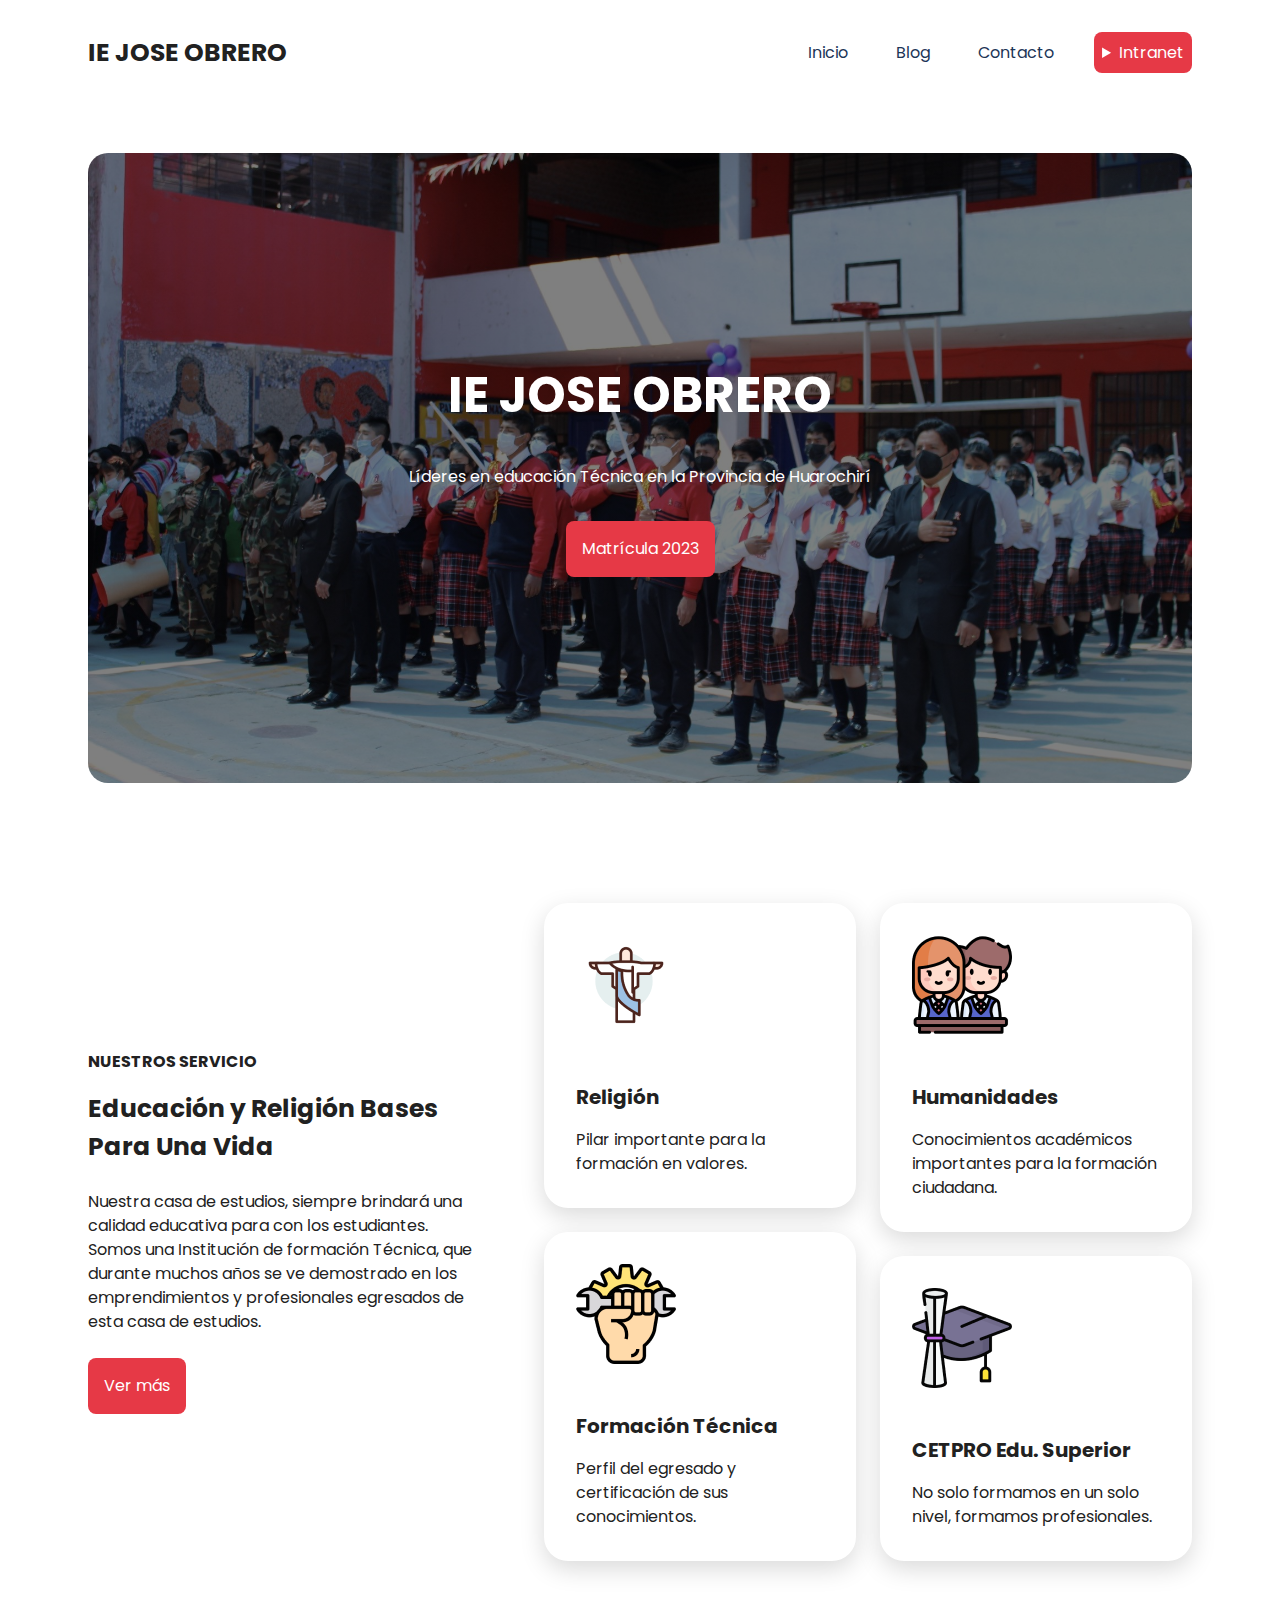
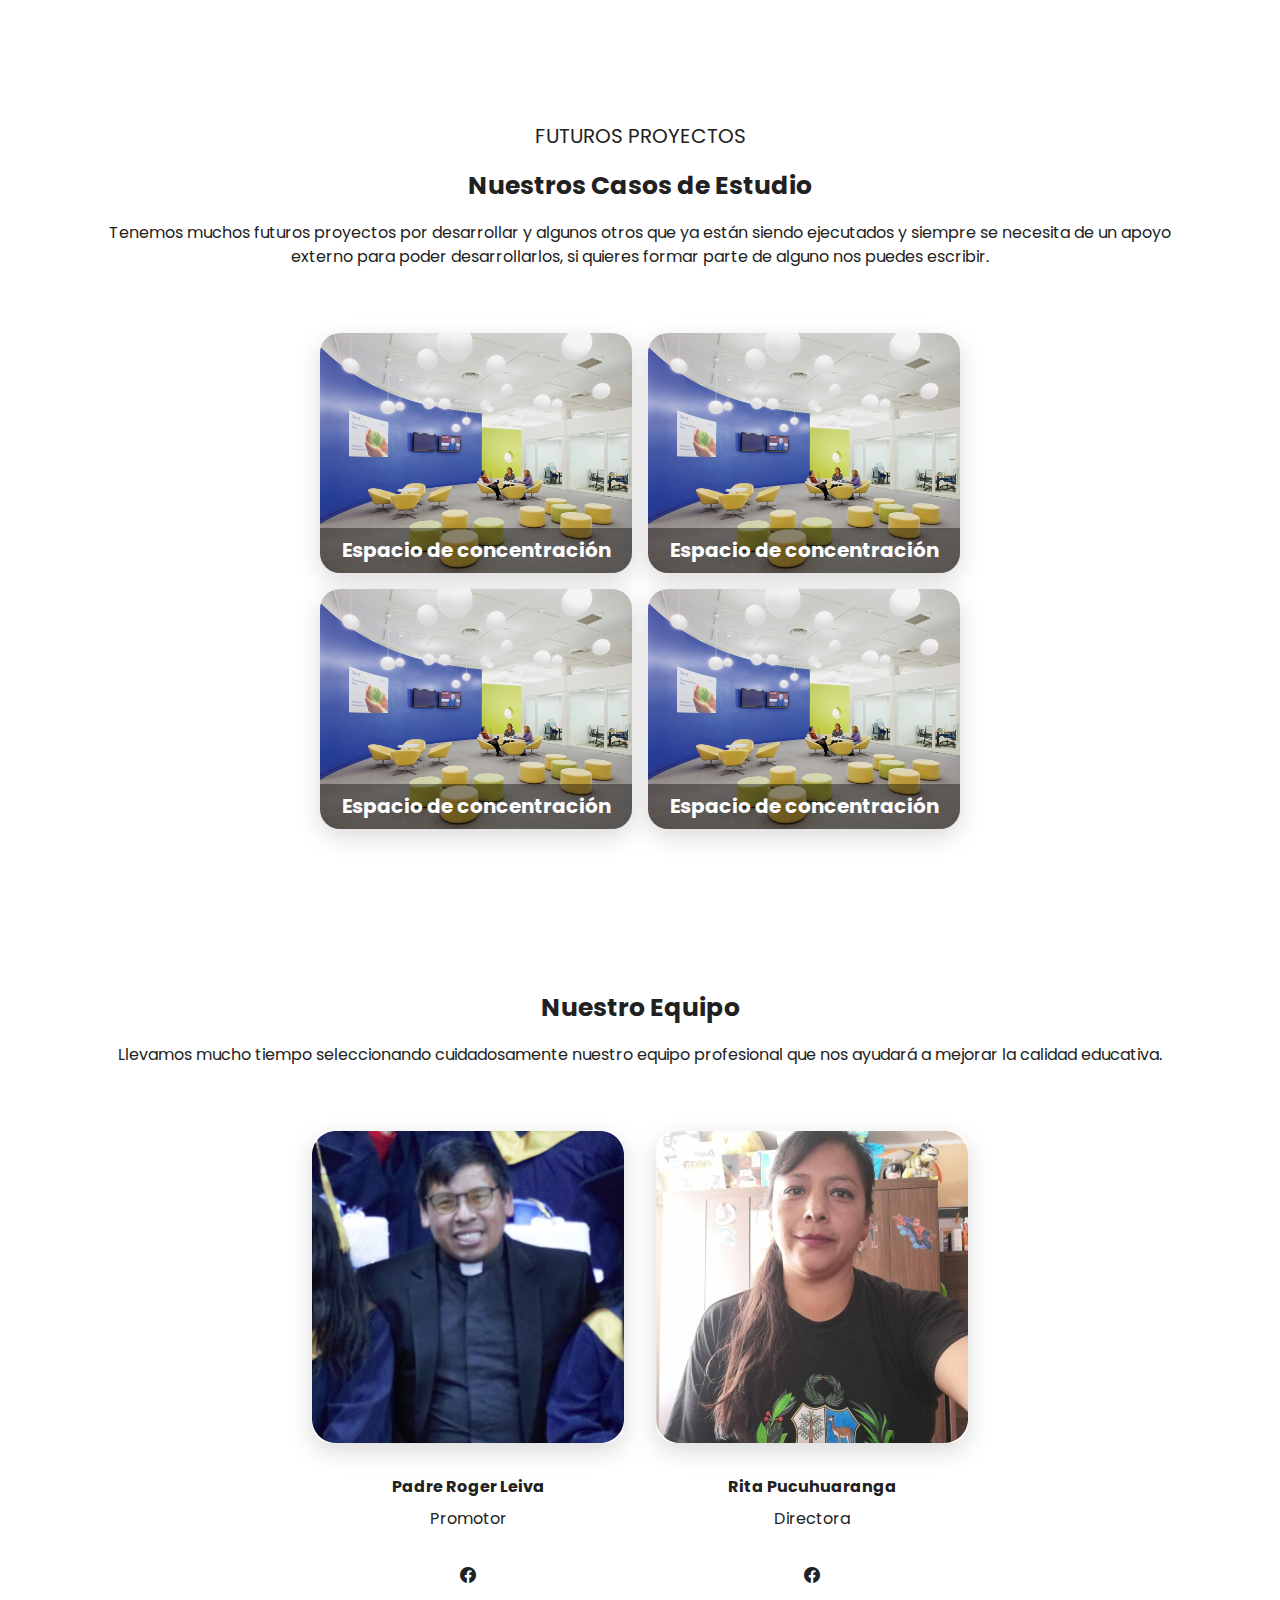
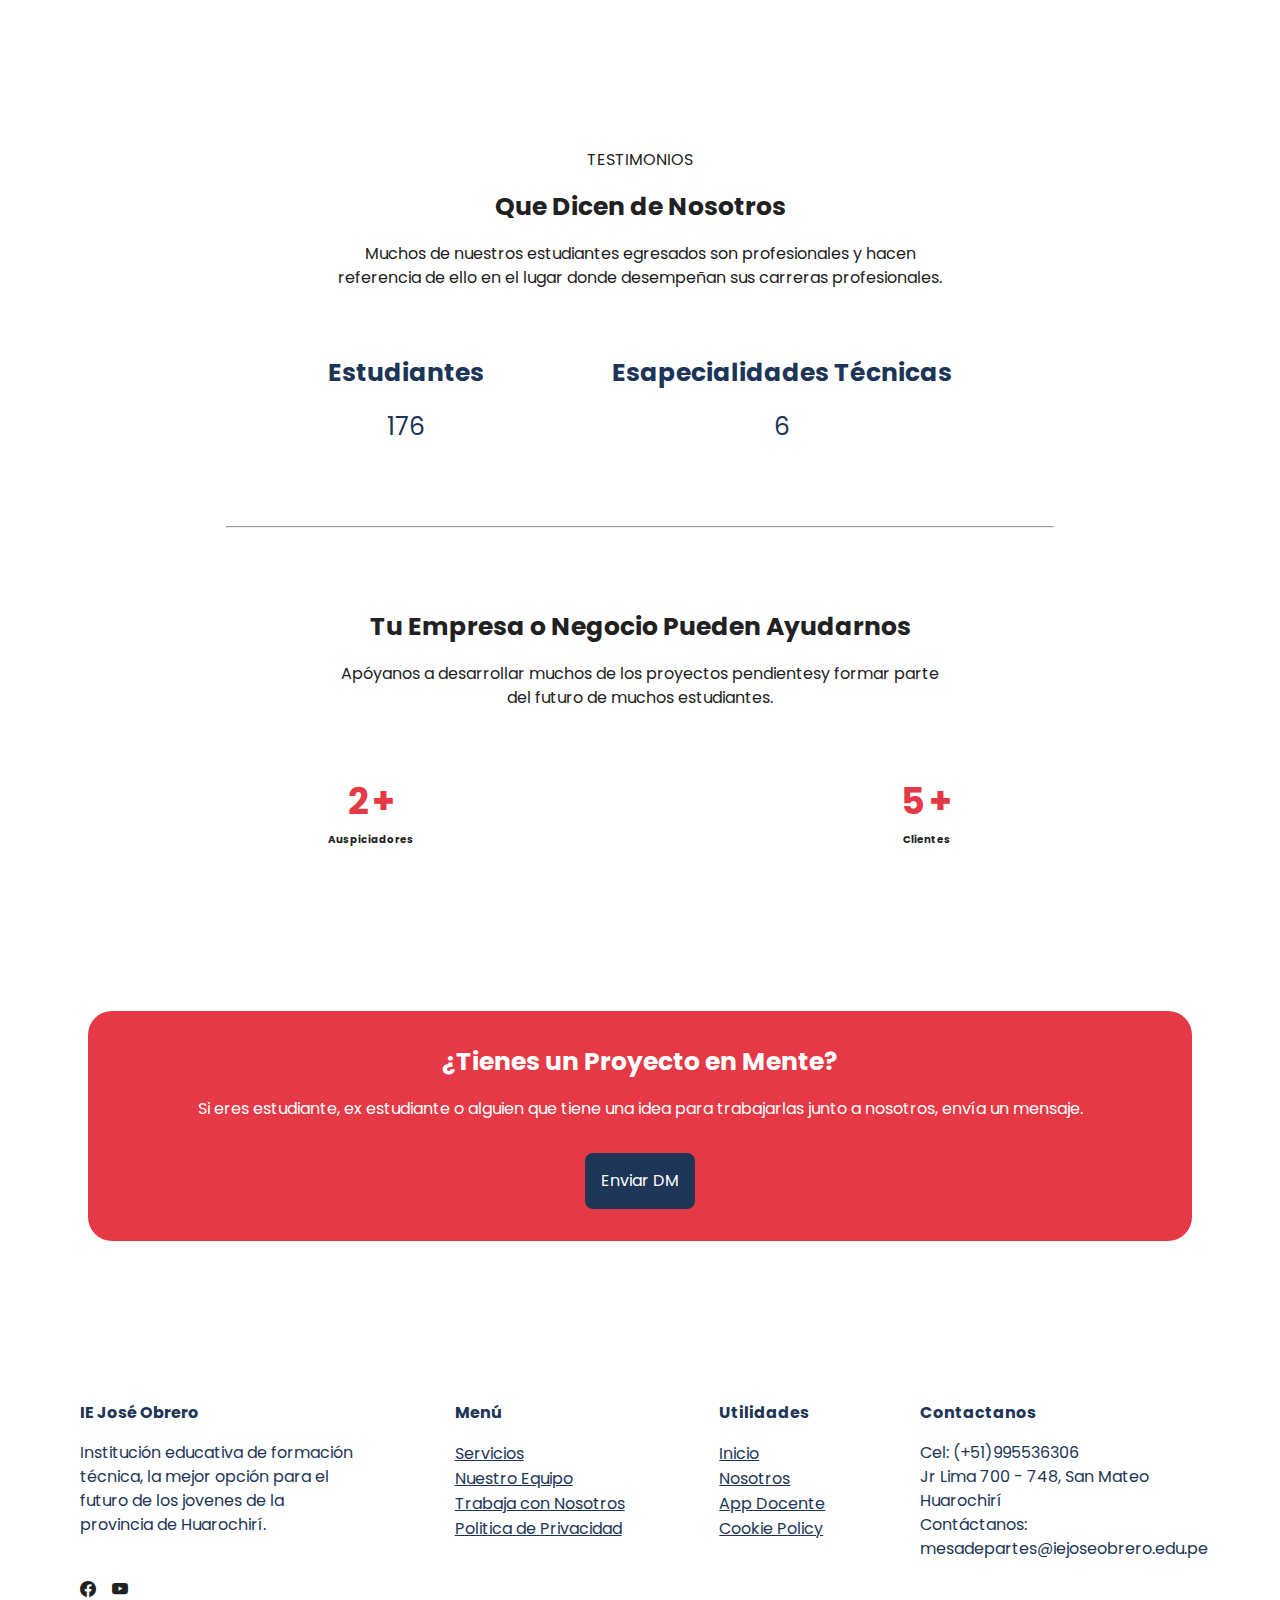
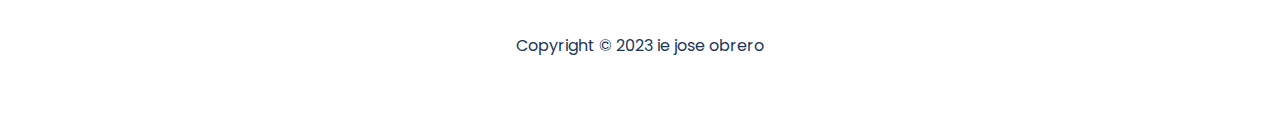
<file: index.html>
<!DOCTYPE html>
<html lang="en">
<head>
  <meta charset="UTF-8">
  <meta http-equiv="X-UA-Compatible" content="IE=edge">
  <meta name="viewport" content="width=device-width, initial-scale=1.0">
  <link rel="stylesheet" href="https://cdn.jsdelivr.net/npm/bootstrap-icons@1.10.3/font/bootstrap-icons.css">
  <link rel="preconnect" href="https://fonts.googleapis.com">
  <link rel="preconnect" href="https://fonts.gstatic.com" crossorigin>
  <link href="https://fonts.googleapis.com/css2?family=Poppins:wght@400;700&display=swap" rel="stylesheet">
  <link rel="stylesheet" href="/css/index.css">
  <link rel="shortcut icon" href="./img/FAVICON.png" type="image/x-icon">
  <title>IE José Obrero | Lideres en educación técnica</title>
</head>
<body>
  <main class="main">
    <div class="wrapper">
      <header class="header">
        <span class="logo">IE JOSE OBRERO</span>
        <nav class="menu">
          <ul class="menu-items">
            <li class="item"><a href="#" class="link">Inicio</a></li>
            <li class="item"><a href="#" class="link">Blog</a></li>
            <!-- <li class="item"><a href="#" class="link">Equipo de Trabajo</a></li> -->
            <li class="item"><a href="#" class="link">Contacto</a></li>
            <!-- <li class="item"><a href="#" class="link select">Intranet</a>
              <ul class="intranet">
                <li class="item"><a href="#" class="link">Secundaria</a></li>
                <li class="item"><a href="#" class="link">Cetpro</a></li>
              </ul>
            </li> -->
            <details class="intranet">
              <summary>Intranet</summary>
              <ul class="intranet-items">
                <li class="intranet-item"><a href="https://sites.google.com/iejoseobrero.edu.pe/secundaria/trabajo-docente" target="_blank" class="intranet-link">Secundaria</a></li>
                <li class="intranet-item"><a href="https://sites.google.com/iejoseobrero.edu.pe/cetpro" target="_blank" class="intranet-link">Cetpro</a></li>
              </ul>
            </details>
          </ul>
        </nav>
        <i class="bi bi-list"></i>
      </header>
      <div class="hero">
        <div class="background-image">
          <div class="hero-content">
            <h1>IE JOSE OBRERO</h1>
            <p>Líderes en educación Técnica en la Provincia de Huarochirí</p>
            <a href="#" class="button">Matrícula 2023</a>
          </div>
        </div>
      </div>
      <div class="presentation">
        <div class="presentation-text">
          <div class="presentation-title">
            <p>NUESTROS SERVICIO</p>
            <h4>Educación y Religión Bases Para Una Vida</h4>
          </div>
          <p>Nuestra casa de estudios, siempre brindará una calidad educativa para con los estudiantes. Somos una Institución de
          formación Técnica, que durante muchos años se ve demostrado en los emprendimientos y profesionales egresados de esta
          casa de estudios.</p>
          <a href="#" class="button">Ver más</a>
        </div>
        <div class="bases">
          <div class="bases-content">
            <div class="card-bases">
              <img src="/img/religion.png" alt="religion">
              <div class="card-bases-description">
                <h5>Religión</h5>
                <p>Pilar importante para la formación en valores.</p>
              </div>
            </div>
            <div class="card-bases">
              <img src="/img/form-tecnica.png" alt="religion">
              <div class="card-bases-description">
                <h5>Formación Técnica</h5>
                <p>Perfil del egresado y certificación de sus conocimientos.</p>
              </div>
            </div>
          </div>
          <div class="bases-content">
            <div class="card-bases">
              <img src="/img/humanidades.png" alt="religion">
              <div class="card-bases-description">
                <h5>Humanidades</h5>
                <p>Conocimientos académicos importantes para la formación ciudadana.</p>
              </div>
            </div>
            <div class="card-bases">
              <img src="/img/cetpro.png" alt="religion">
              <div class="card-bases-description">
                <h5>CETPRO Edu. Superior</h5>
                <p>No solo formamos en un solo nivel, formamos profesionales.</p>
              </div>
            </div>
          </div>
        </div>
      </div>
      <div class="projects">
        <div class="projects-description">
          <span>FUTUROS PROYECTOS</span>
          <h4>Nuestros Casos de Estudio</h4>
          <p>Tenemos muchos futuros proyectos por desarrollar y algunos otros que ya están siendo ejecutados y siempre se necesita de un apoyo externo para poder desarrollarlos, si quieres formar parte de alguno nos puedes escribir.</p>
        </div>
        <div class="projects-cards">
          <div class="cards-container">
            <div class="cards">
              <div class="cards-content">
                <img src="/img/workspace.jpg" alt="">
                <h5>Espacio de concentración</h5>
              </div>
            </div>
            <div class="cards">
              <div class="cards-content">
                <img src="/img/workspace.jpg" alt="">
                <h5>Espacio de concentración</h5>
              </div>
            </div>
          </div>
          <div class="cards-container">
            <div class="cards">
              <div class="cards-content">
                <img src="/img/workspace.jpg" alt="">
                <h5>Espacio de concentración</h5>
              </div>
            </div>
            <div class="cards">
              <div class="cards-content">
                <img src="/img/workspace.jpg" alt="">
                <h5>Espacio de concentración</h5>
              </div>
            </div>
          </div>
        </div>
      </div>

      <div class="team">
        <div class="description">
          <h4>Nuestro Equipo</h4>
          <p>Llevamos mucho tiempo seleccionando cuidadosamente nuestro equipo profesional que nos ayudará a mejorar la calidad
          educativa.</p>
        </div>
        <div class="users">
          <div class="user-team">
            <img src="./img/roger.jpg" alt="padre roger">
            <div class="data">
              <span>Padre Roger Leiva</span>
              <p>Promotor</p>
            </div>
            <div class="redes">
              <a href="#" target="_blank"><i class="bi bi-facebook"></i></a>
            </div>
          </div>
          <div class="user-team">
            <img src="./img/rita.jpg" alt="padre roger">
            <div class="data">
              <span>Rita Pucuhuaranga</span>
              <p>Directora</p>
            </div>
            <div class="redes">
              <a href="#" target="_blank"><i class="bi bi-facebook"></i></a>
            </div>
          </div>
        </div>
      </div>

      <div class="statistics">
        <div class="description">
          <span>TESTIMONIOS</span>
          <h4>Que Dicen de Nosotros</h4>
          <p>Muchos de nuestros estudiantes egresados son profesionales y hacen referencia de ello en el lugar donde desempeñan sus
          carreras profesionales.</p>
        </div>
        <div class="numbers">
          <div class="students">
            <span>Estudiantes</span>
            <p>176</p>
          </div>
          <div class="specialty">
            <span>Esapecialidades Técnicas</span>
            <p>6</p>
          </div>
        </div>
      </div>

      <hr>

      <div class="partners">
        <div class="description">
          <h4>Tu Empresa o Negocio Pueden Ayudarnos</h4>
          <p>Apóyanos a desarrollar muchos de los proyectos pendientesy formar parte del futuro de muchos estudiantes.</p>
        </div>
        <div class="entidades">
          <div class="entidad">
            <div class="number">
              <h3>2</h3>
              <h3>+</h3>
            </div>
            <p>Auspiciadores</p>
          </div>
          <div class="entidad">
            <div class="number">
              <h3>5</h3>
              <h3>+</h3>
            </div>
            <p>Clientes</p>
          </div>
        </div>
      </div>

      <div class="extern">
        <div class="content">
          <div class="description">
            <h4>¿Tienes un Proyecto en Mente?</h4>
            <p>Si eres estudiante, ex estudiante o alguien que tiene una idea para trabajarlas junto a nosotros, envía un mensaje.</p>
          </div>
          <a href="#" class="button-secondary">Enviar DM</a>
        </div>
      </div>

    </div>
  </main>
  <footer class="footer">
    <div class="wrapper">
      <div class="access">
        <div class="profile section">
          <div class="description">
            <span class="l-bold">IE José Obrero</span>
            <p>Institución educativa de formación técnica, la mejor opción para el futuro de los jovenes de la provincia de Huarochirí.</p>
          </div>
          <div class="social section">
            <a href="#"><i class="bi bi-facebook"></i></a>
            <a href="#"><i class="bi bi-youtube"></i></a>
          </div>
        </div>
        <div class="menu section">
          <span class="l-bold">Menú</span>
          <div class="link">
            <ul>
              <li><a href="#">Servicios</a></li>
              <li><a href="#">Nuestro Equipo</a></li>
              <li><a href="#">Trabaja con Nosotros</a></li>
              <li><a href="#">Politica de Privacidad</a></li>
            </ul>
          </div>
        </div>
        <div class="menu section">
          <span class="l-bold">Utilidades</span>
          <div class="link">
            <ul>
              <li><a href="#">Inicio</a></li>
              <li><a href="#">Nosotros</a></li>
              <li><a href="#">App Docente</a></li>
              <li><a href="#">Cookie Policy</a></li>
            </ul>
          </div>
        </div>
        <div class="contact section">
          <span class="l-bold">Contactanos</span>
          <div class="link">
            <p>Cel: (+51)995536306</p>
            <p>Jr Lima 700 - 748, San Mateo Huarochirí</p>
            <p>Contáctanos: mesadepartes@iejoseobrero.edu.pe</p>
          </div>
        </div>
      </div>
      <p>Copyright © 2023 ie jose obrero</p>
    </div>
  </footer>
</body>
</html>
</file>
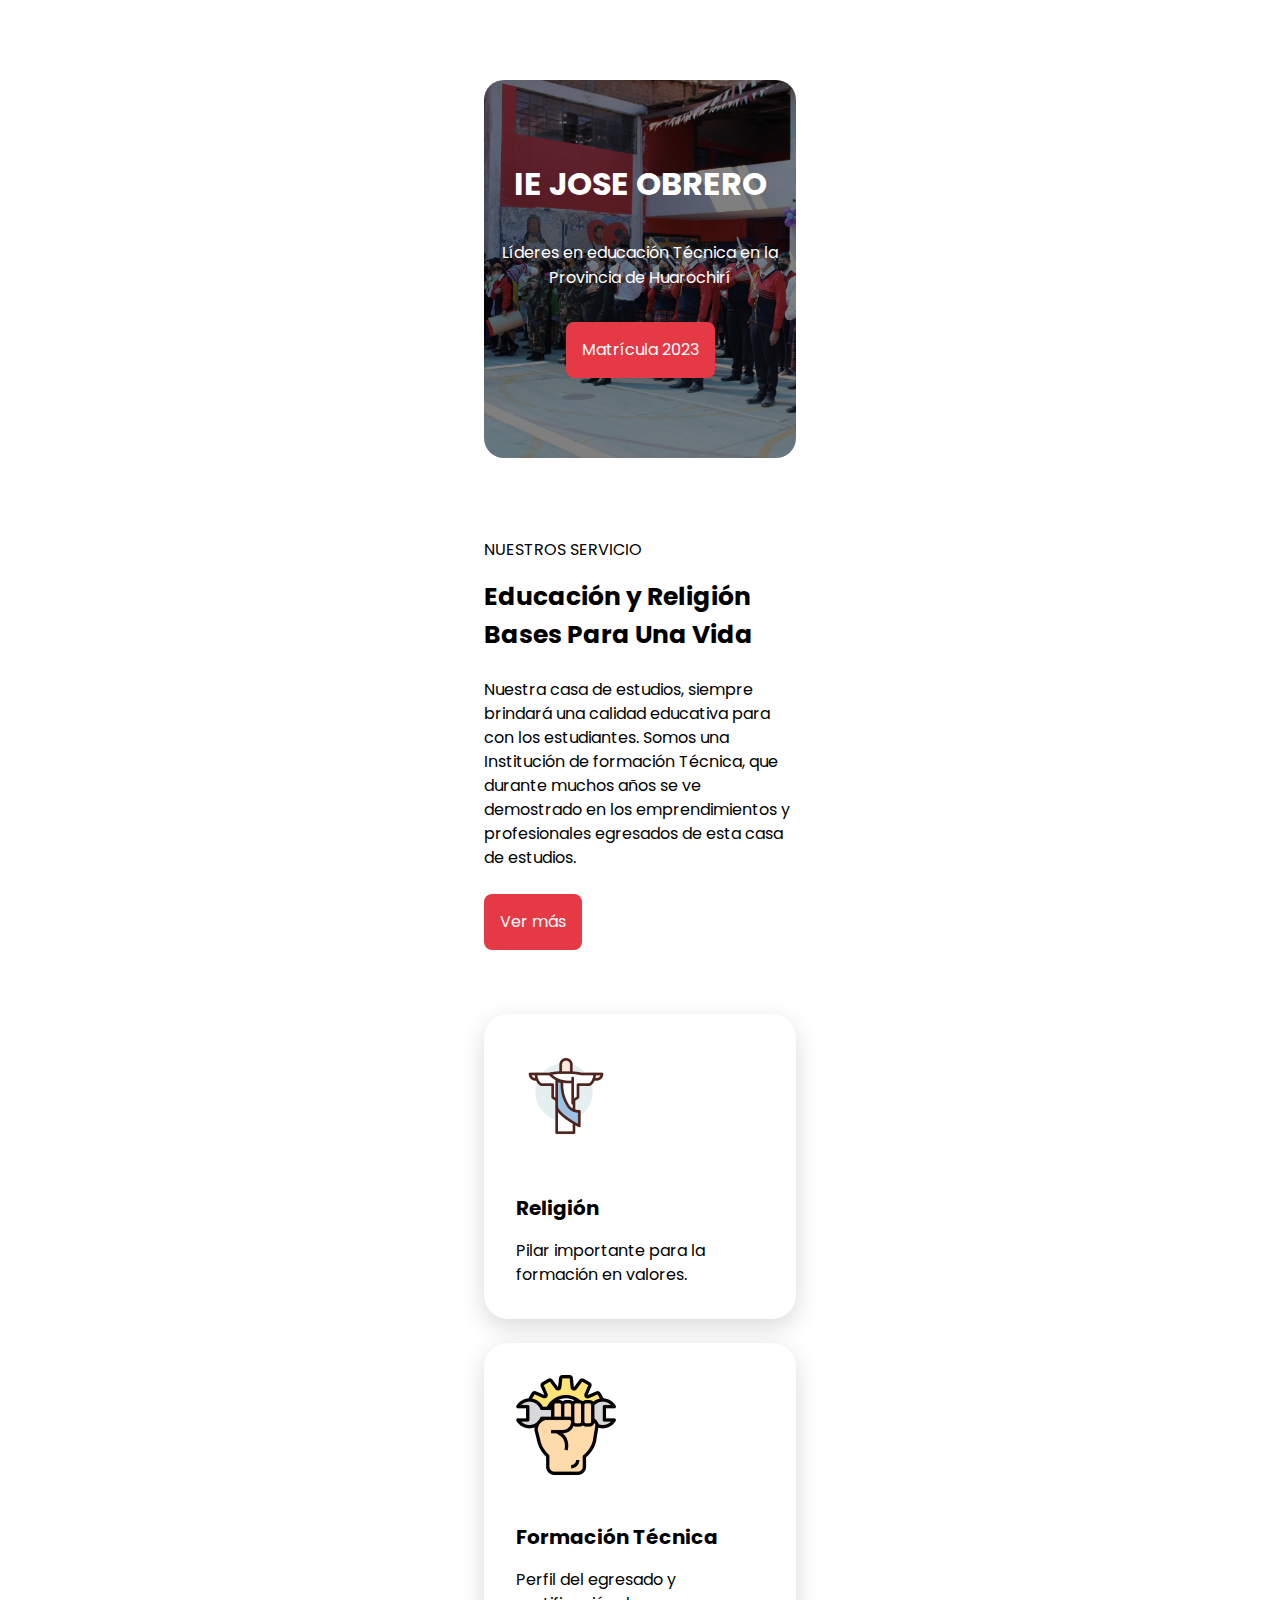
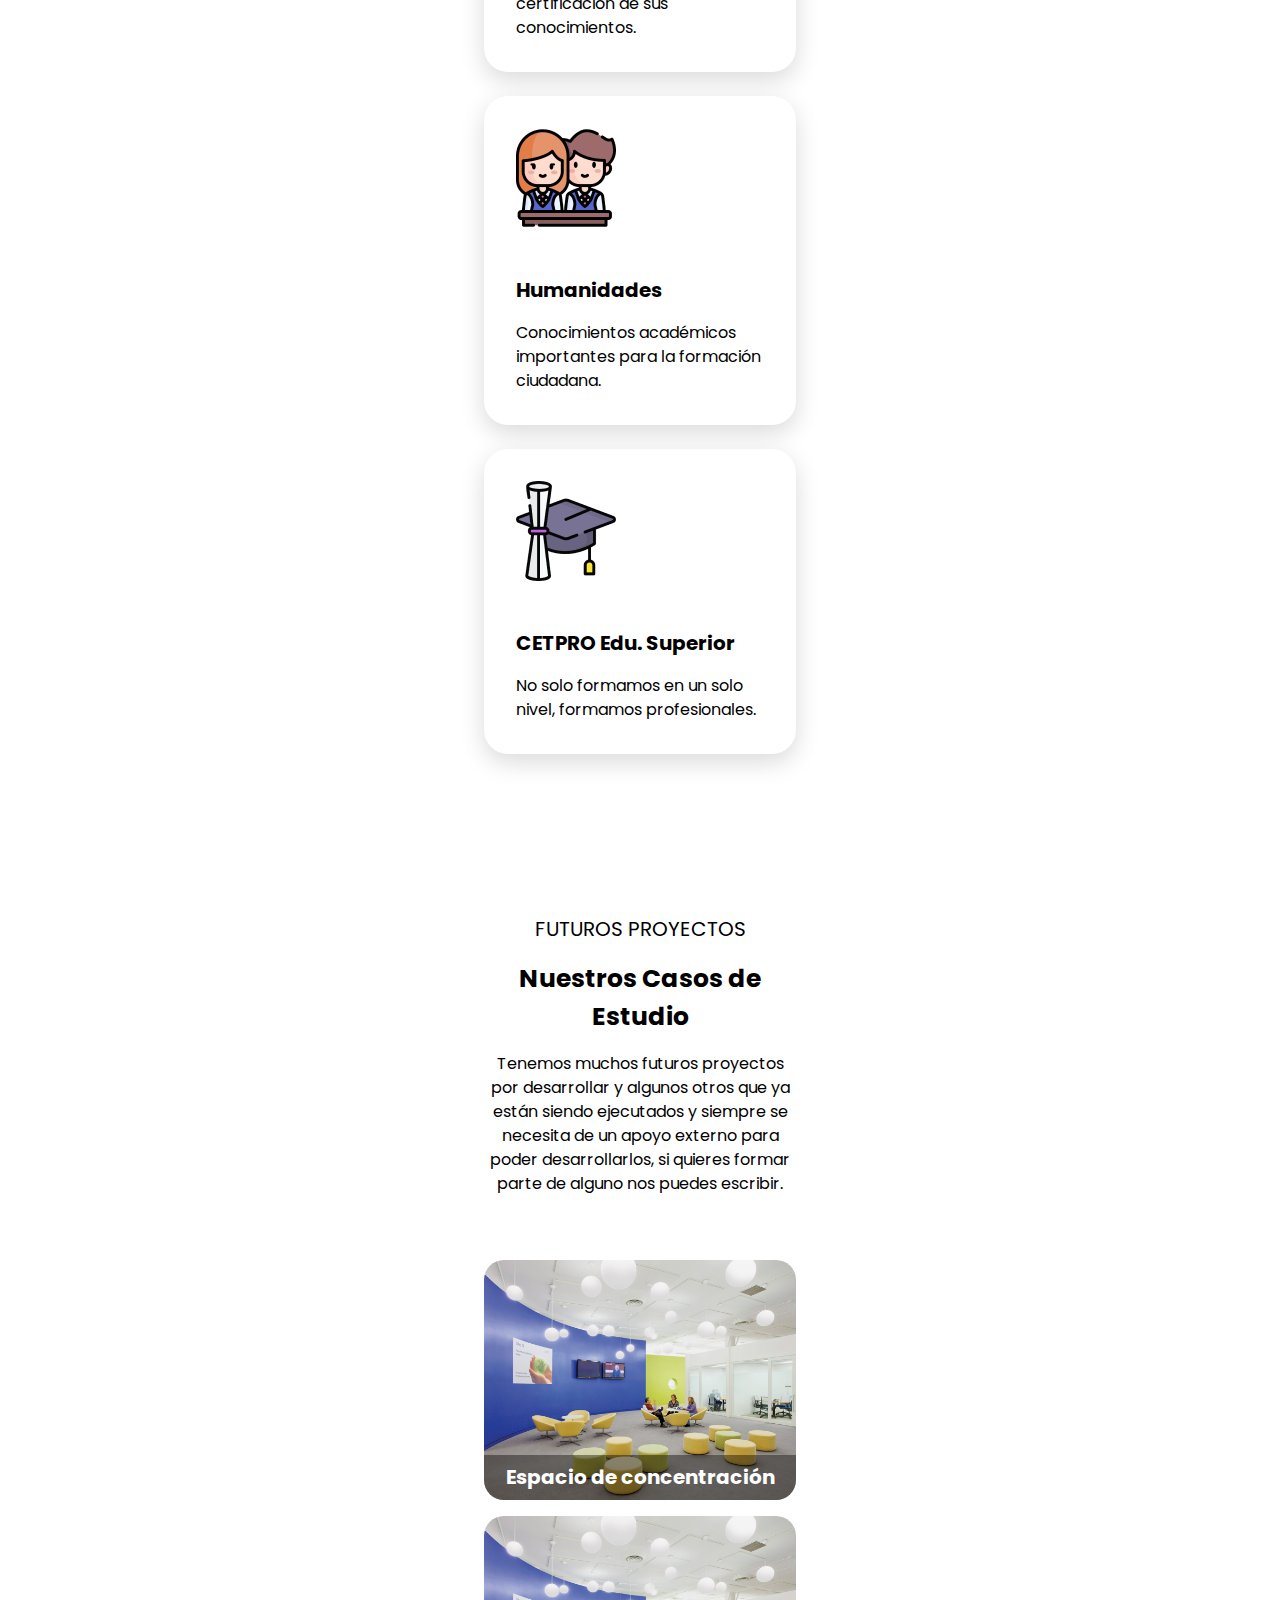
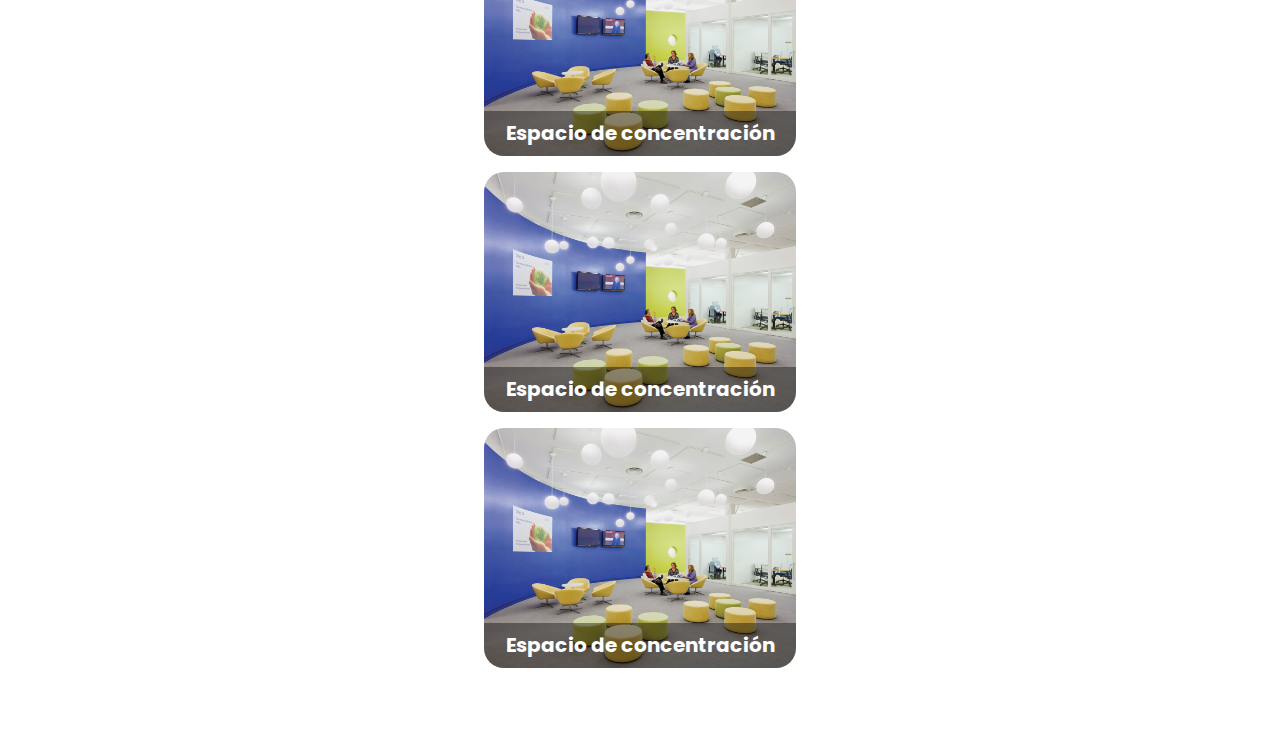
<file: g-site/index.html>
<!DOCTYPE html>
<html lang="en">

<head>
  <meta charset="UTF-8">
  <meta http-equiv="X-UA-Compatible" content="IE=edge">
  <meta name="viewport" content="width=device-width, initial-scale=1.0">
  <link rel="stylesheet" href="https://cdn.jsdelivr.net/npm/bootstrap-icons@1.10.3/font/bootstrap-icons.css">
  <link rel="preconnect" href="https://fonts.googleapis.com">
  <link rel="preconnect" href="https://fonts.gstatic.com" crossorigin>
  <link href="https://fonts.googleapis.com/css2?family=Poppins:wght@400;700&display=swap" rel="stylesheet">
  <title>Document</title>
  <style>
    :root {
  --red: #e63946;
    --blue: #1d3557;
    --white: #ffffff;
    --gray1: #d9d9d9;
    --patrol: #1285a4;
    --blue-light: #a8dadc;
    --black: #212121;
    --h1-regular: 400 3.051875114440918rem/normal Poppins;
    --h2-regular: 400 2.4412500858306885rem/normal Poppins;
    --h3-regular: 400 1.953125rem/normal Poppins;
    --h4-regular: 400 1.5625rem/normal Poppins;
    --h5-regular: 400 1.25rem/normal Poppins;
    --paragraph-large-regular: 400 1rem/1.5rem Poppins;
    --paragraph-regular-regular: 400 0.6399999856948853rem/1.375rem Poppins;
    --paragraph-small-regular: 400 0.5118749737739563rem/1rem Poppins;
    --h1-bold: 700 3.051875114440918rem/normal Poppins;
    --h2-bold: 700 2.4412500858306885rem/normal Poppins;
    --h3-bold: 700 1.953125rem/normal Poppins;
    --h4-bold: 700 1.5625rem/normal Poppins;
    --h5-bold: 700 1.25rem/normal Poppins;
    --paragraph-large-bold: 700 1rem/1.5rem Poppins;
    --paragraph-regular-bold: 700 0.6399999856948853rem/1.375rem Poppins;
    --paragraph-small-bold: 700 0.5118749737739563rem/1rem Poppins;
    --paragraph-large-regular-underline: 400 1rem/1.5rem Poppins;
    --paragraph-regular-regular-underline: 400 0.6399999856948853rem/1.375rem Poppins;
    --paragraph-small-regular-underline: 400 0.5118749737739563rem/1rem Poppins;
}

/*PRE CONFIG*/
* {
  margin: 0;
  box-sizing: border-box;
}

body {
  font-family: Poppins, sans-serif;
}

.wrapper {
  max-width: 312px;
  /* border: 1px solid red; */
  margin: auto;
}

.space {
  height: 80px;
}

/*GLOBAL COMPONENTS*/
.button {
  padding: 16px;
  background-color: var(--red);
  color: var(--white);
  text-decoration: none;
  border-radius: 8px;
  font: var(--paragraph-large-regular);
}

/*HEADER*/
.header {
  display: flex;
  justify-content: space-between;
  padding: 16px 0 16px 0;
  align-items: center;
}

.header .logo {
  font: var(--h4-bold);
  color: var(--black);
}

.header i {
  color: var(--black);
  font-size: 24px;
}

/*HERO*/

.hero .background-image {
  background-image: linear-gradient(rgba(0, 0, 0, 0.5), rgba(0, 0, 0, 0.5)), url("/img/hero.jpeg");
  border-radius: 20px;
  background-size: cover;
}

.hero-content {
  display: flex;
  flex-direction: column;
  gap: 32px;
  padding: 80px 0 80px 0;
  align-items: center;
}

.hero-content h1, .hero-content p {
  color: var(--white);
  text-align: center;
}

/*PRESENTATION*/
.presentation {
  padding: 80px 0 80px 0;
  display: flex;
  flex-direction: column;
  gap: 64px;
}

.presentation-text {
  display: flex;
  flex-direction: column;
  gap: 24px;
  align-items: start;
}

.presentation-title {
  display: flex;
  flex-direction: column;
  gap: 16px;
}

.presentation-title p {
  font: var(--paragraph-large-bold);
}

.presentation-title h4 {
  font: var(--h4-bold);
}

.presentation-text p {
  font: var(--paragraph-large-regular);
}

.bases {
  display: flex;
  flex-direction: column;
  gap: 24px;
}

.bases-content {
  display: flex;
  flex-direction: column;
  gap: 24px;
}

.card-bases {
  padding: 32px;
  background-color: var(--white);
  border-radius: 24px;
  box-shadow: 0px 8px 24px rgba(0, 0, 0, 0.15);
}

.card-bases-description {
  display: flex;
  flex-direction: column;
  gap: 16px;
  margin-top: 40px;
}

.card-bases-description h5 {
  font: var(--h5-bold);
}

.card-bases-description p {
  font: var(--paragraph-large-regular);
}

/*PROJECTS*/
.projects {
  display: flex;
  flex-direction: column;
  gap: 64px;
  padding: 80px 0 80px 0;
}

.projects-description {
  display: flex;
  flex-direction: column;
  gap: 16px;
  text-align: center;
}

.projects-description span {
  font: var(--h5-regular);
}

.projects-description h4 {
  font: var(--h4-bold);
}

.projects-description p {
  font: var(--paragraph-large-regular);
}

.projects-cards {
  display: flex;
  flex-direction: column;
  gap: 16px;
}

.cards-container {
  display: flex;
  flex-direction: column;
  gap: 16px;
}

.cards {
  position: relative;
  width: 100%;
  height: 240px;
}

.cards .cards-content {
  position: absolute;
  width: 100%;
  height: 100%;
  border-radius: 20px;
  overflow: hidden;
}

.cards .cards-content img {
  position: absolute;
  width: 100%;
  height: 100%;
  object-fit: cover;
}

.cards .cards-content h5 {
  position: absolute;
  bottom: 0;
  width: 100%;
  height: 45px;
  background: rgba(0, 0, 0, 0.4);
  text-align: center;
  color: var(--white);
  font: var(--h5-bold);
  line-height: 45px;
}

/*TEAM*/
  </style>
</head>

<body>
  <main class="main">
    <div class="wrapper">
      <!-- Esto no es necesario G site tiene su propio header -->
      <!-- <header class="header">
        <span class="logo">IE JOSE OBRERO</span>
        <i class="bi bi-list"></i>
      </header> -->
      <div class="space"></div>
      <div class="hero">
        <div class="background-image">
          <div class="hero-content">
            <h1>IE JOSE OBRERO</h1>
            <p>Líderes en educación Técnica en la Provincia de Huarochirí</p>
            <a href="#" class="button">Matrícula 2023</a>
          </div>
        </div>
      </div>
      <div class="presentation">
        <div class="presentation-text">
          <div class="presentation-title">
            <p>NUESTROS SERVICIO</p>
            <h4>Educación y Religión Bases Para Una Vida</h4>
          </div>
          <p>Nuestra casa de estudios, siempre brindará una calidad educativa para con los estudiantes. Somos una
            Institución de
            formación Técnica, que durante muchos años se ve demostrado en los emprendimientos y profesionales egresados
            de esta
            casa de estudios.</p>
          <a href="#" class="button">Ver más</a>
        </div>
        <div class="bases">
          <div class="bases-content">
            <div class="card-bases">
              <img src="/img/religion.png" alt="religion">
              <div class="card-bases-description">
                <h5>Religión</h5>
                <p>Pilar importante para la formación en valores.</p>
              </div>
            </div>
            <div class="card-bases">
              <img src="/img/form-tecnica.png" alt="religion">
              <div class="card-bases-description">
                <h5>Formación Técnica</h5>
                <p>Perfil del egresado y certificación de sus conocimientos.</p>
              </div>
            </div>
          </div>
          <div class="bases-content">
            <div class="card-bases">
              <img src="/img/humanidades.png" alt="religion">
              <div class="card-bases-description">
                <h5>Humanidades</h5>
                <p>Conocimientos académicos importantes para la formación ciudadana.</p>
              </div>
            </div>
            <div class="card-bases">
              <img src="/img/cetpro.png" alt="religion">
              <div class="card-bases-description">
                <h5>CETPRO Edu. Superior</h5>
                <p>No solo formamos en un solo nivel, formamos profesionales.</p>
              </div>
            </div>
          </div>
        </div>
      </div>
      <div class="projects">
        <div class="projects-description">
          <span>FUTUROS PROYECTOS</span>
          <h4>Nuestros Casos de Estudio</h4>
          <p>Tenemos muchos futuros proyectos por desarrollar y algunos otros que ya están siendo ejecutados y siempre
            se necesita de un apoyo externo para poder desarrollarlos, si quieres formar parte de alguno nos puedes
            escribir.</p>
        </div>
        <div class="projects-cards">
          <div class="cards-container">
            <div class="cards">
              <div class="cards-content">
                <img src="/img/workspace.jpg" alt="">
                <h5>Espacio de concentración</h5>
              </div>
            </div>
            <div class="cards">
              <div class="cards-content">
                <img src="/img/workspace.jpg" alt="">
                <h5>Espacio de concentración</h5>
              </div>
            </div>
          </div>
          <div class="cards-container">
            <div class="cards">
              <div class="cards-content">
                <img src="/img/workspace.jpg" alt="">
                <h5>Espacio de concentración</h5>
              </div>
            </div>
            <div class="cards">
              <div class="cards-content">
                <img src="/img/workspace.jpg" alt="">
                <h5>Espacio de concentración</h5>
              </div>
            </div>
          </div>
        </div>
      </div>
    </div>
  </main>
  <footer class="footer">

  </footer>
</body>

</html>
</file>
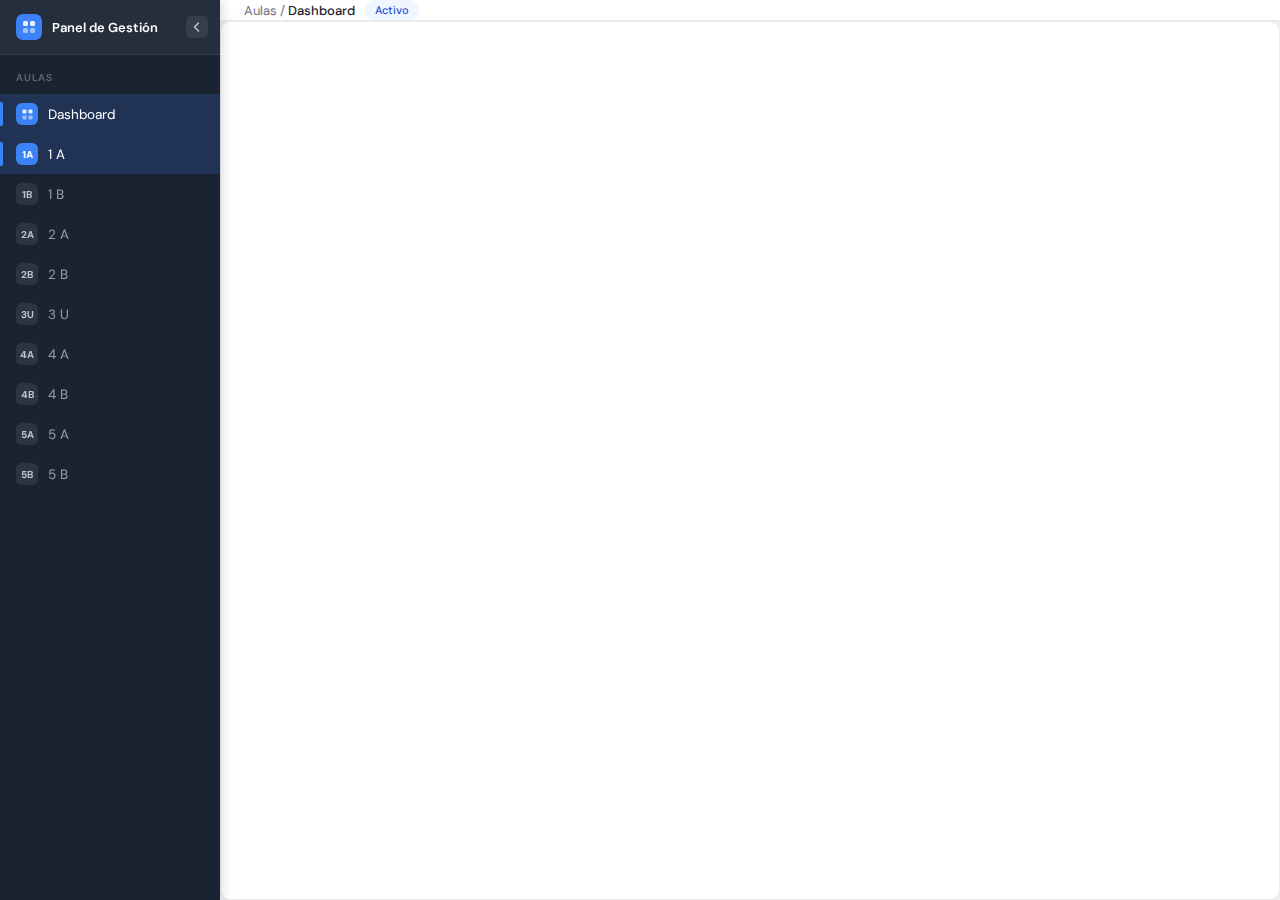
<file: dashboard-reg-jo.html>
<!DOCTYPE html>
<html lang="es">

<head>
  <meta charset="UTF-8">
  <meta name="viewport" content="width=device-width, initial-scale=1.0">
  <title>Panel de Control - Mis Módulos</title>
  <link rel="preconnect" href="https://fonts.googleapis.com">
  <link href="https://fonts.googleapis.com/css2?family=DM+Sans:wght@400;500;600&display=swap" rel="stylesheet">
  <style>
    * {
      box-sizing: border-box;
      margin: 0;
      padding: 0;
    }

    :root {
      --accent: #3b82f6;
      --sidebar-bg: #1a2332;
      --sidebar-text: rgba(255, 255, 255, 0.55);
      --sidebar-text-hover: rgba(255, 255, 255, 0.85);
      --sidebar-border: rgba(255, 255, 255, 0.08);
      --bg: #f0f2f5;
      --surface: #ffffff;
      --border: rgba(0, 0, 0, 0.08);
      --text: #1a1a2e;
      --text-muted: #6b7280;
      --info-bg: #eff6ff;
      --info-text: #1d4ed8;
    }

    body {
      font-family: 'DM Sans', 'Segoe UI', sans-serif;
      display: flex;
      height: 100vh;
      background: var(--bg);
      color: var(--text);
      overflow: hidden;
    }

    /* Sidebar */
    .sidebar {
      width: 220px;
      min-width: 220px;
      background: var(--sidebar-bg);
      display: flex;
      flex-direction: column;
      transition: width 0.3s cubic-bezier(.4, 0, .2, 1), min-width 0.3s cubic-bezier(.4, 0, .2, 1);
      overflow: hidden;
      position: relative;
      z-index: 10;
      box-shadow: 2px 0 12px rgba(0, 0, 0, 0.15);
    }

    .sidebar.collapsed {
      width: 52px;
      min-width: 52px;
    }

    /* Header del sidebar - clickeable para colapsar */
    .sidebar-header {
      display: flex;
      align-items: center;
      justify-content: space-between;
      padding: 14px 12px 14px 16px;
      border-bottom: 0.5px solid var(--sidebar-border);
      cursor: pointer;
      user-select: none;
      transition: background 0.15s;
      flex-shrink: 0;
    }

    .sidebar-header:hover {
      background: rgba(255, 255, 255, 0.05);
    }

    .sidebar-logo {
      display: flex;
      align-items: center;
      gap: 10px;
      overflow: hidden;
    }

    .logo-icon {
      width: 26px;
      height: 26px;
      border-radius: 7px;
      background: var(--accent);
      display: flex;
      align-items: center;
      justify-content: center;
      flex-shrink: 0;
    }

    .logo-icon svg {
      width: 14px;
      height: 14px;
    }

    .logo-text {
      font-size: 13px;
      font-weight: 600;
      color: #fff;
      white-space: nowrap;
      opacity: 1;
      transition: opacity 0.15s 0.05s;
    }

    .sidebar.collapsed .logo-text {
      opacity: 0;
      pointer-events: none;
    }

    .toggle-btn {
      width: 22px;
      height: 22px;
      border: none;
      background: rgba(255, 255, 255, 0.08);
      border-radius: 5px;
      cursor: pointer;
      display: flex;
      align-items: center;
      justify-content: center;
      flex-shrink: 0;
      transition: background 0.15s, transform 0.3s;
      padding: 0;
    }

    .toggle-btn:hover {
      background: rgba(255, 255, 255, 0.15);
    }

    .sidebar.collapsed .toggle-btn {
      transform: rotate(180deg);
    }

    .toggle-btn svg {
      width: 12px;
      height: 12px;
    }

    /* Etiqueta de sección */
    .nav-section-label {
      font-size: 10px;
      font-weight: 600;
      letter-spacing: 0.08em;
      color: rgba(255, 255, 255, 0.3);
      text-transform: uppercase;
      padding: 16px 16px 6px;
      white-space: nowrap;
      opacity: 1;
      transition: opacity 0.1s;
      flex-shrink: 0;
    }

    .sidebar.collapsed .nav-section-label {
      opacity: 0;
    }

    /* Lista de navegación */
    .nav-list {
      flex: 1;
      overflow-y: auto;
      overflow-x: hidden;
      padding: 4px 0 16px;
      scrollbar-width: thin;
      scrollbar-color: rgba(255, 255, 255, 0.1) transparent;
    }

    .nav-list::-webkit-scrollbar {
      width: 4px;
    }

    .nav-list::-webkit-scrollbar-track {
      background: transparent;
    }

    .nav-list::-webkit-scrollbar-thumb {
      background: rgba(255, 255, 255, 0.1);
      border-radius: 2px;
    }

    /* Botones de navegación */
    .nav-btn {
      display: flex;
      align-items: center;
      gap: 10px;
      width: 100%;
      padding: 9px 14px 9px 16px;
      border: none;
      background: none;
      color: var(--sidebar-text);
      font-family: inherit;
      font-size: 13.5px;
      font-weight: 400;
      cursor: pointer;
      text-align: left;
      transition: background 0.15s, color 0.15s;
      white-space: nowrap;
      position: relative;
    }

    .nav-btn:hover {
      background: rgba(255, 255, 255, 0.06);
      color: var(--sidebar-text-hover);
    }

    .nav-btn.active {
      background: rgba(59, 130, 246, 0.18);
      color: #fff;
    }

    /* Indicador activo (barra izquierda) */
    .nav-btn.active::before {
      content: '';
      position: absolute;
      left: 0;
      top: 20%;
      bottom: 20%;
      width: 3px;
      border-radius: 0 2px 2px 0;
      background: var(--accent);
    }

    /* Ícono del botón (siglas) */
    .btn-icon {
      width: 22px;
      height: 22px;
      border-radius: 6px;
      display: flex;
      align-items: center;
      justify-content: center;
      font-size: 10px;
      font-weight: 700;
      flex-shrink: 0;
      background: rgba(255, 255, 255, 0.08);
      color: rgba(255, 255, 255, 0.7);
      transition: background 0.15s, color 0.15s;
      letter-spacing: 0;
    }

    .nav-btn.active .btn-icon {
      background: var(--accent);
      color: #fff;
    }

    /* Etiqueta del botón */
    .btn-label {
      opacity: 1;
      transition: opacity 0.1s;
      overflow: hidden;
      text-overflow: ellipsis;
    }

    .sidebar.collapsed .btn-label {
      opacity: 0;
      pointer-events: none;
      width: 0;
    }

    /* Tooltip al colapsar */
    .sidebar-tooltip {
      position: fixed;
      background: #1a2332;
      color: #fff;
      font-size: 12px;
      font-family: 'DM Sans', sans-serif;
      padding: 5px 10px;
      border-radius: 6px;
      white-space: nowrap;
      pointer-events: none;
      opacity: 0;
      z-index: 9999;
      border: 0.5px solid rgba(255, 255, 255, 0.12);
      box-shadow: 0 4px 12px rgba(0, 0, 0, 0.3);
      transition: opacity 0.15s;
    }

    .sidebar.collapsed .nav-btn:hover .sidebar-tooltip {
      opacity: 1;
    }

    /* Área principal */
    .main-content {
      flex: 1;
      display: flex;
      flex-direction: column;
      overflow: hidden;
    }

    /* Barra superior */
    .topbar {
      display: flex;
      align-items: center;
      justify-content: space-between;
      padding: 0 24px;
      /* height: 54px; */
      background: var(--surface);
      border-bottom: 1px solid var(--border);
      flex-shrink: 0;
    }

    .topbar-left {
      display: flex;
      align-items: center;
      gap: 10px;
    }

    .breadcrumb {
      font-size: 13px;
      color: var(--text-muted);
    }

    .breadcrumb span {
      color: var(--text);
      font-weight: 500;
    }

    .active-badge {
      font-size: 11px;
      padding: 3px 10px;
      border-radius: 20px;
      background: var(--info-bg);
      color: var(--info-text);
      font-weight: 500;
    }

    /* Contenedor del iframe */
    .iframe-wrapper {
      flex: 1;
      /* padding: 16px; */
      display: flex;
      overflow: hidden;
    }

    .iframe-container {
      flex: 1;
      border-radius: 10px;
      overflow: hidden;
      border: 1px solid var(--border);
      background: var(--surface);
      box-shadow: 0 1px 6px rgba(0, 0, 0, 0.06);
    }

    #visor-apps {
      width: 100%;
      height: 100%;
      border: none;
      display: block;
    }
  </style>
</head>

<body>

  <nav class="sidebar" id="sidebar">
    <!-- Header clickeable para colapsar/expandir -->
    <div class="sidebar-header" onclick="toggleSidebar()" title="Plegar/expandir menú">
      <div class="sidebar-logo">
        <div class="logo-icon">
          <svg viewBox="0 0 14 14" fill="none" xmlns="http://www.w3.org/2000/svg">
            <rect x="1" y="1" width="5" height="5" rx="1.5" fill="white" opacity="0.9" />
            <rect x="8" y="1" width="5" height="5" rx="1.5" fill="white" opacity="0.9" />
            <rect x="1" y="8" width="5" height="5" rx="1.5" fill="white" opacity="0.5" />
            <rect x="8" y="8" width="5" height="5" rx="1.5" fill="white" opacity="0.5" />
          </svg>
        </div>
        <span class="logo-text">Panel de Gestión</span>
      </div>
      <button class="toggle-btn" title="Plegar menú" onclick="event.stopPropagation(); toggleSidebar()">
        <svg viewBox="0 0 12 12" fill="none" xmlns="http://www.w3.org/2000/svg">
          <path d="M7.5 2L3.5 6L7.5 10" stroke="rgba(255,255,255,0.7)" stroke-width="1.5" stroke-linecap="round"
            stroke-linejoin="round" />
        </svg>
      </button>
    </div>

    <div class="nav-section-label">Aulas</div>

    <div class="nav-list">
      <button class="nav-btn active" onclick="cargarModulo(this, '---', 'Dashboard')">
      <!-- <button class="nav-btn active" onclick="cargarModulo(this, 'https://script.google.com/a/macros/iejoseobrero.edu.pe/s/AKfycbz15Zjwl4rS4jlY9dW2xaW1lvzvEgr5e-HQ3uL1CK_jXvth7mEMwACHDQZ3PAd3EEUt7Q/exec', 'Dashboard')"> -->
        <div class="btn-icon">
          <svg width="11" height="11" viewBox="0 0 11 11" fill="none">
            <rect x="0.5" y="0.5" width="4" height="4" rx="1" fill="currentColor" opacity="0.9" />
            <rect x="6.5" y="0.5" width="4" height="4" rx="1" fill="currentColor" opacity="0.9" />
            <rect x="0.5" y="6.5" width="4" height="4" rx="1" fill="currentColor" opacity="0.5" />
            <rect x="6.5" y="6.5" width="4" height="4" rx="1" fill="currentColor" opacity="0.5" />
          </svg>
        </div>
        <span class="btn-label">Dashboard</span>
        <span class="sidebar-tooltip">Dashboard</span>
      </button>

      <button class="nav-btn active"
        onclick="cargarModulo(this, 'https://script.google.com/a/macros/iejoseobrero.edu.pe/s/AKfycbw1jxZi7dVe1y2W1BMmjL8hkMdUF71h5THertMRMa3sUCwUQi8azCE-Ar8rZAtEU_Zk/exec', '1 A')">
        <div class="btn-icon">1A</div>
        <span class="btn-label">1 A</span>
        <span class="sidebar-tooltip">1 A</span>
      </button>

      <button class="nav-btn"
        onclick="cargarModulo(this, 'https://script.google.com/a/macros/iejoseobrero.edu.pe/s/AKfycbwJQOpDSlP8UwWmcCVNjPATOXGngkMN7eVNxd3fBHVqcClYAJmyLB5AUyiEXutFe30d/exec', '1 B')">
        <div class="btn-icon">1B</div>
        <span class="btn-label">1 B</span>
        <span class="sidebar-tooltip">1 B</span>
      </button>

      <button class="nav-btn"
        onclick="cargarModulo(this, 'https://script.google.com/a/macros/iejoseobrero.edu.pe/s/AKfycbyssPrVMdUjKpRwzYsimotPH69btdA4dKZPdiDbiNQwaP70kiY2eZ5RydMsUWu1G-kD/exec', '2 A')">
        <div class="btn-icon">2A</div>
        <span class="btn-label">2 A</span>
        <span class="sidebar-tooltip">2 A</span>
      </button>

      <button class="nav-btn"
        onclick="cargarModulo(this, 'https://script.google.com/a/macros/iejoseobrero.edu.pe/s/AKfycbybCdWRWsKPdo24kiPLy-VfLvFFe3njq7aQ16tIbUm7r8iQ96f_32BnDdYRxir8t2iW/exec', '2 B')">
        <div class="btn-icon">2B</div>
        <span class="btn-label">2 B</span>
        <span class="sidebar-tooltip">2 B</span>
      </button>

      <button class="nav-btn"
        onclick="cargarModulo(this, 'https://script.google.com/a/macros/iejoseobrero.edu.pe/s/AKfycbym7iPwwrSB92G26JEBYChnYEoWa_OsPALTgeNQy8OLbPUjv1DIvTTwQBWj4FmOKjHs/exec', '3 U')">
        <div class="btn-icon">3U</div>
        <span class="btn-label">3 U</span>
        <span class="sidebar-tooltip">3 U</span>
      </button>

      <button class="nav-btn"
        onclick="cargarModulo(this, 'https://script.google.com/a/macros/iejoseobrero.edu.pe/s/AKfycbxfskb5e32cyZB5ID-ohvSlzsFH0ZUwDjtOkA85Z61E1gcu728WaUq7apHaPffLQkxX/exec', '4 A')">
        <div class="btn-icon">4A</div>
        <span class="btn-label">4 A</span>
        <span class="sidebar-tooltip">4 A</span>
      </button>

      <button class="nav-btn"
        onclick="cargarModulo(this, 'https://script.google.com/a/macros/iejoseobrero.edu.pe/s/AKfycbxmlLEfDCUyiIACPBdcEtR7jIs9itJ9DBi6QnkdLz0HFKOmxmdLGr0b8oIfX7m6CruH/exec', '4 B')">
        <div class="btn-icon">4B</div>
        <span class="btn-label">4 B</span>
        <span class="sidebar-tooltip">4 B</span>
      </button>

      <button class="nav-btn"
        onclick="cargarModulo(this, 'https://script.google.com/a/macros/iejoseobrero.edu.pe/s/AKfycbxjLdbf5Ye1Ac_OdXXP3hE6AfPp0im7K7ulxABHyRWIJ_uG-Uigi64D4154YmAAypGB/exec', '5 A')">
        <div class="btn-icon">5A</div>
        <span class="btn-label">5 A</span>
        <span class="sidebar-tooltip">5 A</span>
      </button>

      <button class="nav-btn"
        onclick="cargarModulo(this, 'https://script.google.com/a/macros/iejoseobrero.edu.pe/s/AKfycbw6KGVHO5qwtQmYhBHDYQgMx3hzUbeThHTWhhdogp1PFkSTDid1WZ0nN4u2vPjfPjAU/exec', '5 B')">
        <div class="btn-icon">5B</div>
        <span class="btn-label">5 B</span>
        <span class="sidebar-tooltip">5 B</span>
      </button>
    </div>
  </nav>

  <main class="main-content">
    <div class="topbar">
      <div class="topbar-left">
        <span class="breadcrumb">Aulas / <span id="titulo-modulo">Dashboard</span></span>
        <span class="active-badge" id="badge-modulo">Activo</span>
      </div>
    </div>
    <div class="iframe-wrapper">
      <div class="iframe-container">
        <iframe id="visor-apps"
          src="https://script.google.com/a/macros/iejoseobrero.edu.pe/s/AKfycbz15Zjwl4rS4jlY9dW2xaW1lvzvEgr5e-HQ3uL1CK_jXvth7mEMwACHDQZ3PAd3EEUt7Q/exec"
          allow="geolocation; microphone; camera">
        </iframe>
      </div>
    </div>
  </main>

  <script>
    // Colapsar / expandir sidebar
    function toggleSidebar() {
      document.getElementById('sidebar').classList.toggle('collapsed');
    }

    // Cargar módulo en el iframe
    function cargarModulo(elemento, url, label) {
      const iframe = document.getElementById('visor-apps');
      iframe.src = url;

      document.getElementById('titulo-modulo').textContent = label;
      document.getElementById('badge-modulo').textContent = label === 'Dashboard' ? 'Inicio' : 'Activo';

      document.querySelectorAll('.nav-btn').forEach(btn => btn.classList.remove('active'));
      elemento.classList.add('active');
    }

    // Posicionar tooltips dinámicamente
    document.querySelectorAll('.nav-btn').forEach(btn => {
      btn.addEventListener('mousemove', function (e) {
        const tooltip = btn.querySelector('.sidebar-tooltip');
        if (tooltip) {
          tooltip.style.top = (e.clientY - 14) + 'px';
          tooltip.style.left = '58px';
        }
      });
    });
  </script>
</body>

</html>
</file>
<file: css/index.css>
:root {
  --red: #e63946;
    --blue: #1d3557;
    --white: #ffffff;
    --gray1: #d9d9d9;
    --patrol: #1285a4;
    --blue-light: #a8dadc;
    --black: #212121;
    --h1-regular: 400 3.051875114440918rem/normal Poppins;
    --h2-regular: 400 2.4412500858306885rem/normal Poppins;
    --h3-regular: 400 1.953125rem/normal Poppins;
    --h4-regular: 400 1.5625rem/normal Poppins;
    --h5-regular: 400 1.25rem/normal Poppins;
    --paragraph-large-regular: 400 1rem/1.5rem Poppins;
    --paragraph-regular-regular: 400 0.6399999856948853rem/1.375rem Poppins;
    --paragraph-small-regular: 400 0.5118749737739563rem/1rem Poppins;
    --h1-bold: 700 3.051875114440918rem/normal Poppins;
    --h2-bold: 700 2.4412500858306885rem/normal Poppins;
    --h3-bold: 700 1.953125rem/normal Poppins;
    --h4-bold: 700 1.5625rem/normal Poppins;
    --h5-bold: 700 1.25rem/normal Poppins;
    --paragraph-large-bold: 700 1rem/1.5rem Poppins;
    --paragraph-regular-bold: 700 0.6399999856948853rem/1.375rem Poppins;
    --paragraph-small-bold: 700 0.5118749737739563rem/1rem Poppins;
    --paragraph-large-regular-underline: 400 1rem/1.5rem Poppins;
    --paragraph-regular-regular-underline: 400 0.6399999856948853rem/1.375rem Poppins;
    --paragraph-small-regular-underline: 400 0.5118749737739563rem/1rem Poppins;
}

/*PRE CONFIG*/
* {
  margin: 0;
  padding: 0;
  box-sizing: border-box;
}

body {
  font-family: Poppins, sans-serif;
  color: var(--black);
}

.wrapper {
  max-width: 312px;
  /* border: 1px solid red; */
  margin: auto;
}

.l-bold {
  font: var(--paragraph-large-bold);
}

.l-regular {
  font: var(--paragraph-large-regular);
}

.select {
  background-color: var(--red);
  color: var(--white) !important;
  border-radius: 8px;
}

.select:hover {
  border: none !important;
}

@media (min-width: 1024px) {
  .wrapper {
    max-width: 1408px;
    padding:16px 88px 0 88px;
  }
}

/*GLOBAL COMPONENTS*/
.button {
  padding: 16px;
  background-color: var(--red);
  color: var(--white);
  text-decoration: none;
  border-radius: 8px;
  font: var(--paragraph-large-regular);
}

.button-secondary {
  padding: 16px;
  background: var(--blue);
  color: var(--white);
  text-decoration: none;
  border-radius: 8px;
  font: var(--paragraph-large-regular);
}

hr {
  width: 75%;
  margin: auto;
}

/*HEADER*/
.header {
  display: flex;
  justify-content: space-between;
  padding: 16px 0 16px 0;
  align-items: center;
}

.header .logo {
  font: var(--h4-bold);
  color: var(--black);
}

.header i {
  color: var(--black);
  font-size: 24px;
}

.menu {
  display: none;
}

@media (min-width: 1024px) {
  .header i {
    display: none;
  }

  .menu {
    display: block;
  }

  .menu-items {
    display: flex;
    align-items: center;
    gap: 32px;
  }

  .menu-items .item {
    list-style: none;
  }

  .menu-items .item .link {
    color: var(--blue);
    text-decoration: none;
    padding: 8px;
  }

  .menu-items .item .link:hover {
    border-bottom: 2px solid var(--red);
  }

  .menu-items .item .link:active {
    border-bottom: 2px solid var(--red);
  }

  .menu .menu-items .item .intranet .item {
    padding: 20px 0px 16px 0;
  }

  .intranet {
    position: relative;
    cursor: pointer;
  }

  summary {
    color: var(--white);
    background: var(--red);
    padding: 8px;
    border-radius: 8px;
  }

  .intranet-items {
    position: absolute;
  }

  .intranet-item {
    list-style: none;
    padding: 4px;
  }

  .intranet-link {
    text-decoration: none;
    color: var(--blue);
    padding: 4px;
  }

  .intranet-link:hover {
    border-bottom: 2px solid var(--red);
  }

}

/*HERO*/

.hero .background-image {
  background-image: linear-gradient(rgba(0, 0, 0, 0.5), rgba(0, 0, 0, 0.5)), url("/img/hero.jpeg");
  border-radius: 20px;
  height: 340px;
  background-position: center;
  background-size: cover;
  position: relative;
  margin-block-start: 40px;
  margin-block-end: 40px;
}

.hero-content {
  align-items: center;
  position: absolute;
  display: flex;
  flex-direction: column;
  gap: 32px;
  padding: 80px 0 80px 0;
}

.hero-content h1, .hero-content p {
  color: var(--white);
  text-align: center;
}

@media (min-width: 1024px) {
  .hero {
    padding-top: 24px;
  }

  .hero .background-image {
    height: 70vh;
  }

  .hero-content {
    top: 50%;
    left: 50%;
    transform: translate(-50%, -50%);
  }

  .hero-content h1 {
    font: var(--h1-bold);
  }
}

/*PRESENTATION*/
.presentation {
  padding: 80px 0 80px 0;
  display: flex;
  flex-direction: column;
  gap: 64px;
}

.presentation-text {
  display: flex;
  flex-direction: column;
  gap: 24px;
  align-items: start;
}

.presentation-title {
  display: flex;
  flex-direction: column;
  gap: 16px;
}

.presentation-title h4 {
  font: var(--h4-bold);
}

.presentation-text p {
  font: var(--paragraph-large-regular);
}

.presentation-title p {
  font: var(--paragraph-large-bold);
}

.bases {
  display: flex;
  flex-direction: column;
  gap: 24px;
}

.bases-content {
  display: flex;
  flex-direction: column;
  gap: 24px;
}

.card-bases {
  padding: 32px;
  background-color: var(--white);
  border-radius: 24px;
  box-shadow: 0px 8px 24px rgba(0, 0, 0, 0.15);
}

.card-bases-description {
  display: flex;
  flex-direction: column;
  gap: 16px;
  margin-top: 40px;
}

.card-bases-description h5 {
  font: var(--h5-bold);
}

.card-bases-description p {
  font: var(--paragraph-large-regular);
}

@media (min-width: 1024px) {
  .presentation {
    flex-direction: row;
    align-items: center;
    gap: 64px;
  }

  .bases {
    flex-direction: row;
  }

  .card-bases {
    width: 312px;
  }
}

/*PROJECTS*/
.projects {
  display: flex;
  flex-direction: column;
  gap: 64px;
  padding: 80px 0 80px 0;
}

.projects-description {
  display: flex;
  flex-direction: column;
  gap: 16px;
  text-align: center;
}

.projects-description span {
  font: var(--h5-regular);
}

.projects-description h4 {
  font: var(--h4-bold);
}

.projects-description p {
  font: var(--paragraph-large-regular);
}

.projects-cards {
  display: flex;
  flex-direction: column;
  gap: 16px;
}

.cards-container {
  display: flex;
  flex-direction: column;
  gap: 16px;
}

.cards {
  position: relative;
  width: 100%;
  height: 240px;
}

.cards .cards-content {
  position: absolute;
  width: 100%;
  height: 100%;
  border-radius: 20px;
  overflow: hidden;
  box-shadow: 0px 8px 24px rgba(0, 0, 0, 0.15);
}

.cards .cards-content img {
  position: absolute;
  width: 100%;
  height: 100%;
  object-fit: cover;
}

.cards .cards-content h5 {
  position: absolute;
  bottom: 0;
  width: 100%;
  height: 45px;
  background: rgba(0, 0, 0, 0.4);
  text-align: center;
  color: var(--white);
  font: var(--h5-bold);
  line-height: 45px;
}

@media (min-width: 1024px) {
  .projects {

  }

  .projects-cards {
    display: flex;
    flex-direction: row;
    justify-content: space-between;
    margin: auto;
  }

  .cards-container .cards {
    width: 312px;
  }

}

@media (min-width: 1440) {
  .projects-cards {
      width: 60%;
    }
}

/*TEAM*/
.team {
  display: flex;
  flex-direction: column;
  gap: 64px;
  padding: 80px 0 80px 0;
}

.team .description {
  display: flex;
  flex-direction: column;
  gap: 16px;
}

.team .description h4 {
  font: var(--h4-bold);
  text-align: center;
}

.team .description p {
  font: var(--paragraph-large-regular);
  text-align: center;
}

.users {
  display: flex;
  flex-direction: column;
  gap: 32px;
}

.user-team {
  display: flex;
  flex-direction: column;
  gap: 32px;
  align-items: center;
}

.user-team img {
  border-radius: 20px;
  width: 312px;
  box-shadow: 0px 8px 24px rgba(0, 0, 0, 0.15);
}

.user-team .data {
  display: flex;
  flex-direction: column;
  gap: 8px;
  text-align: center;
}

.user-team .data span {
  font: var(--paragraph-large-bold);
}

.user-team .data p {
  font: var(--paragraph-large-regular);
}

.user-team .redes {
  display: flex;
  gap: 24px;
}

.user-team .redes a {
  color: var(--black);

}

@media (min-width: 1024px) {
  .team {
    /* padding: 80px 240px 80px 240px; */
  }

  .team .users {
    flex-direction: row;
    justify-content: space-between;
    margin: auto;
  }

}

@media (min-width: 1440) {
  .users {
    width: 60%;
  }
}

/*STATISTICS*/
.statistics {
  padding: 80px 0 80px 0;
  display: flex;
  flex-direction: column;
  gap: 64px;
}

.statistics .description {
  display: flex;
  flex-direction: column;
  gap: 16px;
  text-align: center;
}

.statistics .description span {
  font: var(--paragraph-large-regular);
}

.statistics .description h4 {
  font: var(--h4-bold);
}

.statistics .description p {
  font: var(--paragraph-large-regular);
}

.statistics .numbers {
  display: flex;
  flex-direction: column;
  gap: 32px;
}

.statistics .numbers .students {
  color: var(--blue);
  text-align: center;
  display: flex;
  flex-direction: column;
  gap: 16px;
}

.statistics .numbers .students span {
  font: var(--h4-bold);
}

.statistics .numbers .students p {
  font: var(--h4-regular);
}


.statistics .numbers .specialty {
  color: var(--blue);
  text-align: center;
  display: flex;
  flex-direction: column;
  gap: 16px;
}

.statistics .numbers .specialty span {
  font: var(--h4-bold);
}

.statistics .numbers .specialty p {
  font: var(--h4-regular);
}

@media (min-width: 1024px) {
  .statistics {
    padding: 80px 240px 80px 240px;
  }

  .statistics .numbers {
    flex-direction: row;
    justify-content: space-between;
  }
}

/*PARTNERS*/
.partners {
  display: flex;
  flex-direction: column;
  gap: 64px;
  padding: 80px 0 80px 0;
}

.partners .description {
  display: flex;
  flex-direction: column;
  gap: 16px;
  text-align: center;
}

.partners .description h4 {
  font: var(--h4-bold);
}

.partners .description p {
  font: var(--paragraph-large-regular);
}

.partners .entidades {
  display: flex;
  flex-direction: column;
  gap: 16px;
}

.partners .entidades .entidad {
  text-align: center;
  font: var(--paragraph-regular-bold);
}

.partners .entidades .entidad .number {
  display: flex;
  gap: 4px;
  justify-content: center;
  color: var(--red);
  font: var(--h3-bold);
}

@media (min-width: 1024px) {
  .partners {
    padding: 80px 240px 80px 240px;
  }

  .partners .entidades {
    flex-direction: row;
    justify-content: space-between;
  }
}

/*EXTERN*/
.extern {
  padding: 80px 0 80px 0;
}

.extern .content {
  padding: 32px 16px;
  display: flex;
  flex-direction: column;
  align-items: center;
  gap: 32px;
  background: var(--red);
  border-radius: 24px;
}

.extern .content .description {
  color: var(--white);
  text-align: center;
  display: flex;
  flex-direction: column;
  gap: 16px;
}

.extern .content .description h4 {
  font: var(--h4-bold);
}

.extern .content .description p {
  font: var(--paragraph-large-regular);
}

/*FOOTER*/
.footer .wrapper {
  display: flex;
  flex-direction: column;
  gap: 32px;
  padding: 80px 0 80px 0;
  color: var(--blue);
}

.footer p {
  font: var(--paragraph-large-regular);
  text-align: center;
}

.footer .access {
  display: flex;
  flex-direction: column;
  gap: 32px;
}

.footer .access .profile {
  display: flex;
  flex-direction: column;
  gap: 40px;
}

.footer .access .profile .description {
  display: flex;
  flex-direction: column;
  gap: 16px;
}

.footer .access .profile .description p {
  text-align: left;
}

.footer .access .profile .social {
  display: flex;
  gap: 16px;
}

.footer .access .profile .social a {
  color: var(--black);
}

.footer .access .menu {
  display: flex;
  flex-direction: column;
  gap: 16px;
}

.footer .access .menu .link ul li {
  list-style: none;
  color: var(--blue);
}

.footer .access .menu .link ul li a {
  color: var(--blue);
}

.footer .access .contact {
  display: flex;
  flex-direction: column;
  gap: 16px;
}

.footer .access .contact .link p {
  text-align: left;

}

@media (min-width: 1024px) {
  .footer .wrapper {
    padding: 80px;
  }

  .footer .wrapper .access {
    flex-direction: row;
    justify-content: space-between;
  }

  .footer .wrapper .access .section {
    max-width: 25%;
  }
}
</file>
